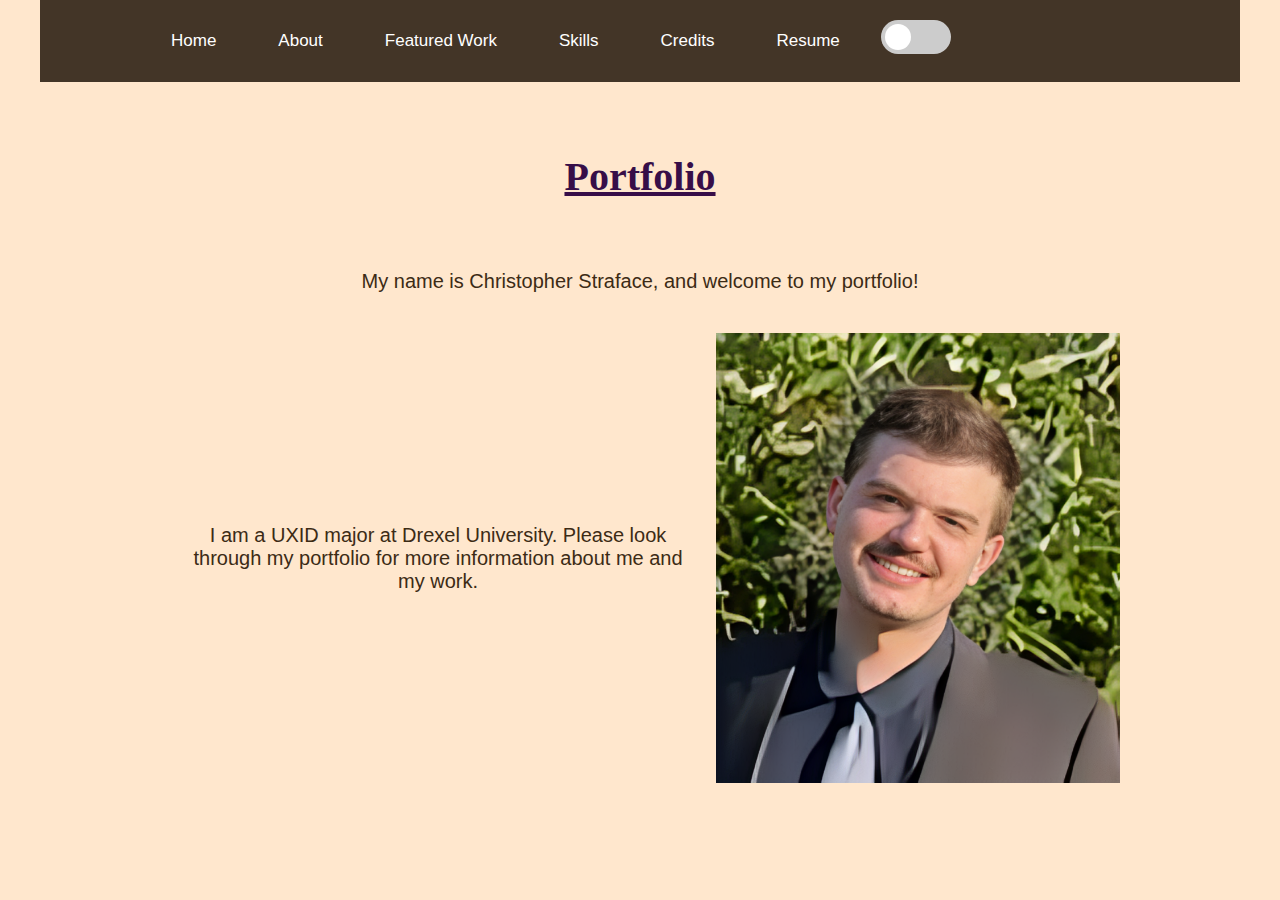
<file: index.html>
<!DOCTYPE html>
<html lang="en">
<head>
    <meta charset="UTF-8">
    <meta name="viewport" content="width=device-width, initial-scale=1.0"> 
    <title>WIP Portfolio</title>
    <link rel="stylesheet" href="screen.css">
    <link rel="stylesheet" href="https://cdnjs.cloudflare.com/ajax/libs/font-awesome/4.7.0/css/font-awesome.min.css">
</head>
<body>
  <!-- Navigation Menu -->
  <div class="topnav">
    <div id="myLinks">
        <a href="index.html">Home</a>
        <a href="about.html">About</a>
        <a href="featured-work.html">Featured Work</a>
        <a href="skills.html">Skills</a>
        <a href="credits.html">Credits</a>
        <a href="resume.html">Resume</a>
        <label class="switch">
            <input type="checkbox" id="darkModeToggle">
            <span class="slider">
                <img class="icon sun" src="media/sun.png" alt="Sun">
                <img class="icon moon" src="media/moon.png" alt="Moon">
            </span>
        </label>
    </div>
    <a href="javascript:void(0);" class="icon" onclick="toggleMenu()">
        <i class="fa fa-bars"></i>
    </a>
</div>
    <!-- Portfolio Introduction -->
    <div id="test">
        <br>
            <h1>Portfolio</h1>
            <p>My name is Christopher Straface, and welcome to my portfolio!</p>
            <div id="intro" class="imgAndText">
            <p>I am a UXID major at Drexel University. Please look through my portfolio for more information about me and my work.</p>
            <img src="media/Selfie.png" alt="Selfie" width="300" height="300">
        </div>
    </div>
    <!-- Script that contains functions for toggling navigation menu, dark mode, and having dark mode stay toggled on/off while visiting different pages -->
    <script>
        function toggleDarkMode(isEnabled) {
    document.body.classList.toggle('dark-mode', isEnabled);
    localStorage.setItem('darkMode', isEnabled ? 'on' : 'off');
}

function applyDarkModePreference() {
    const darkMode = localStorage.getItem('darkMode') === 'on';
    document.body.classList.toggle('dark-mode', darkMode);
    document.getElementById('darkModeToggle').checked = darkMode;
}

document.addEventListener('DOMContentLoaded', function () {
    applyDarkModePreference();
    const toggle = document.getElementById('darkModeToggle');
    if (toggle) {
        toggle.addEventListener('change', function (e) {
            toggleDarkMode(e.target.checked);
        });
    }
});
</script> 
</body>
</html>
</file>
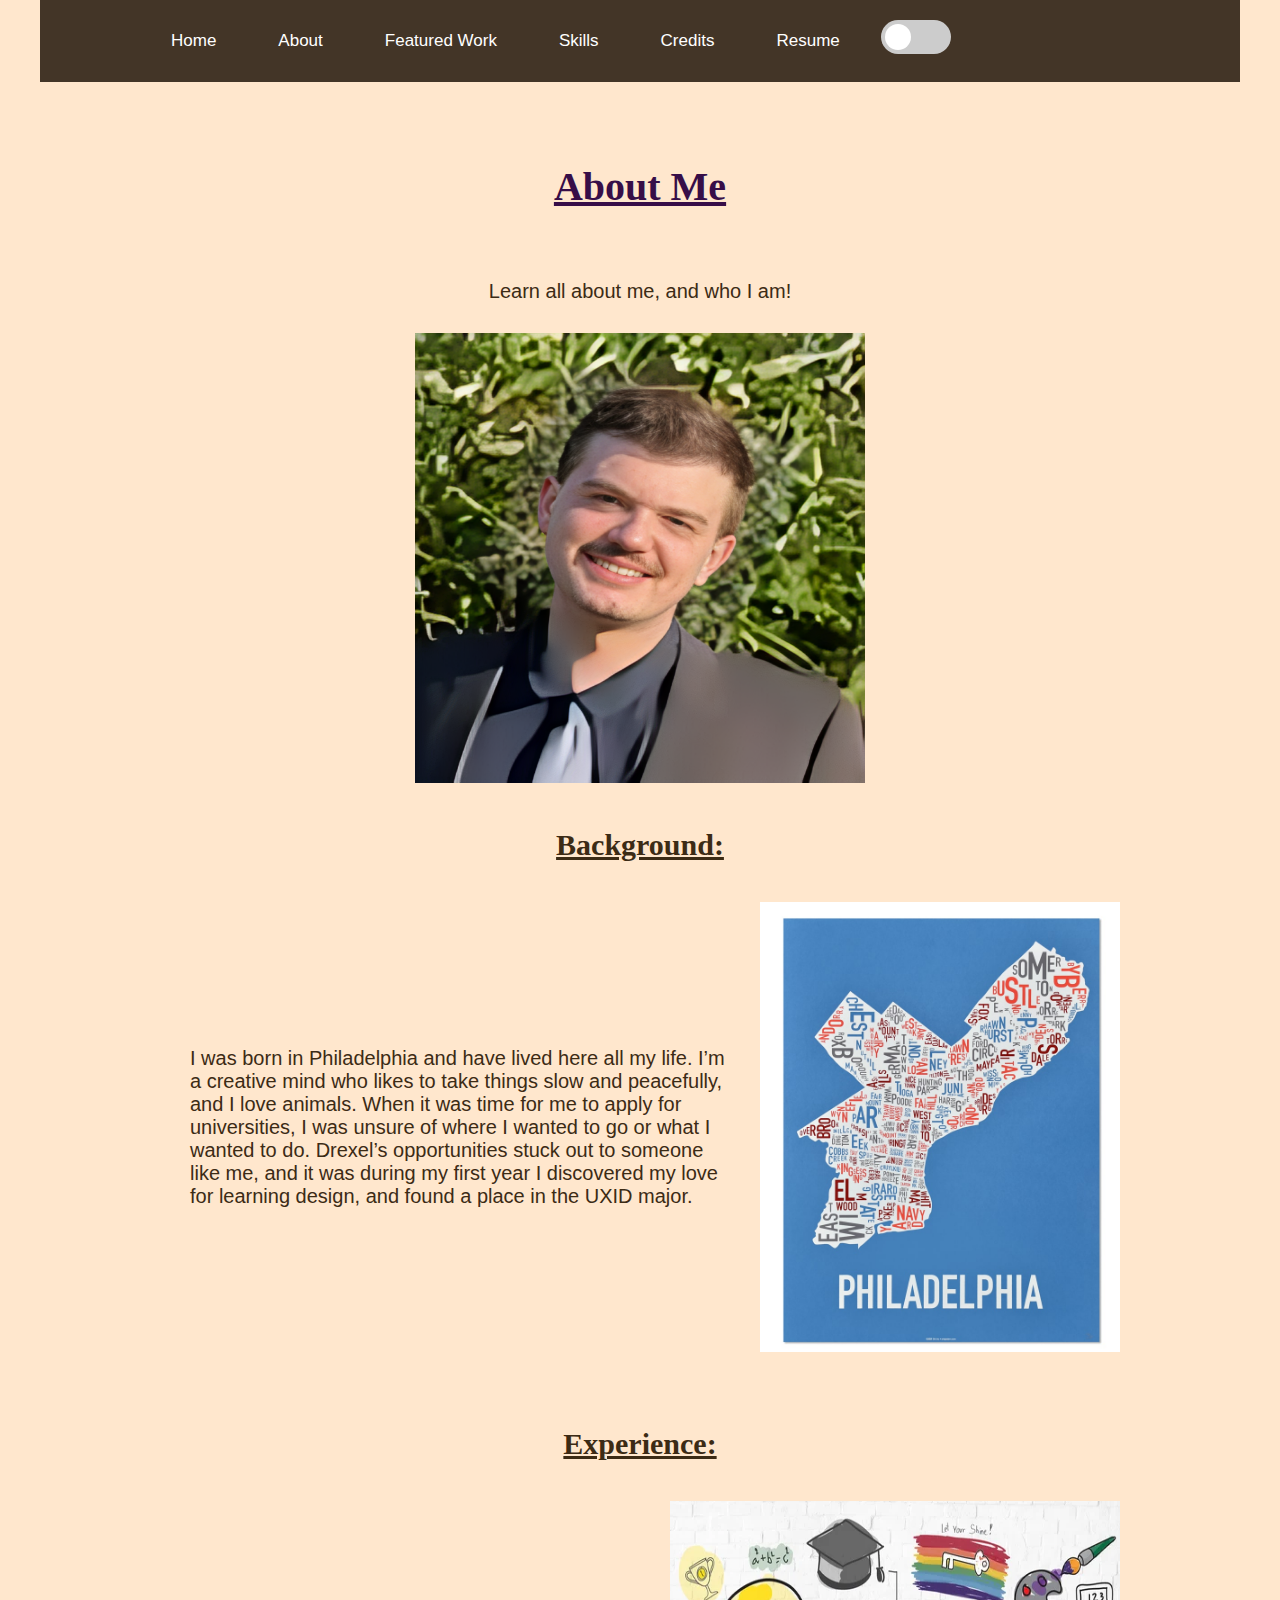
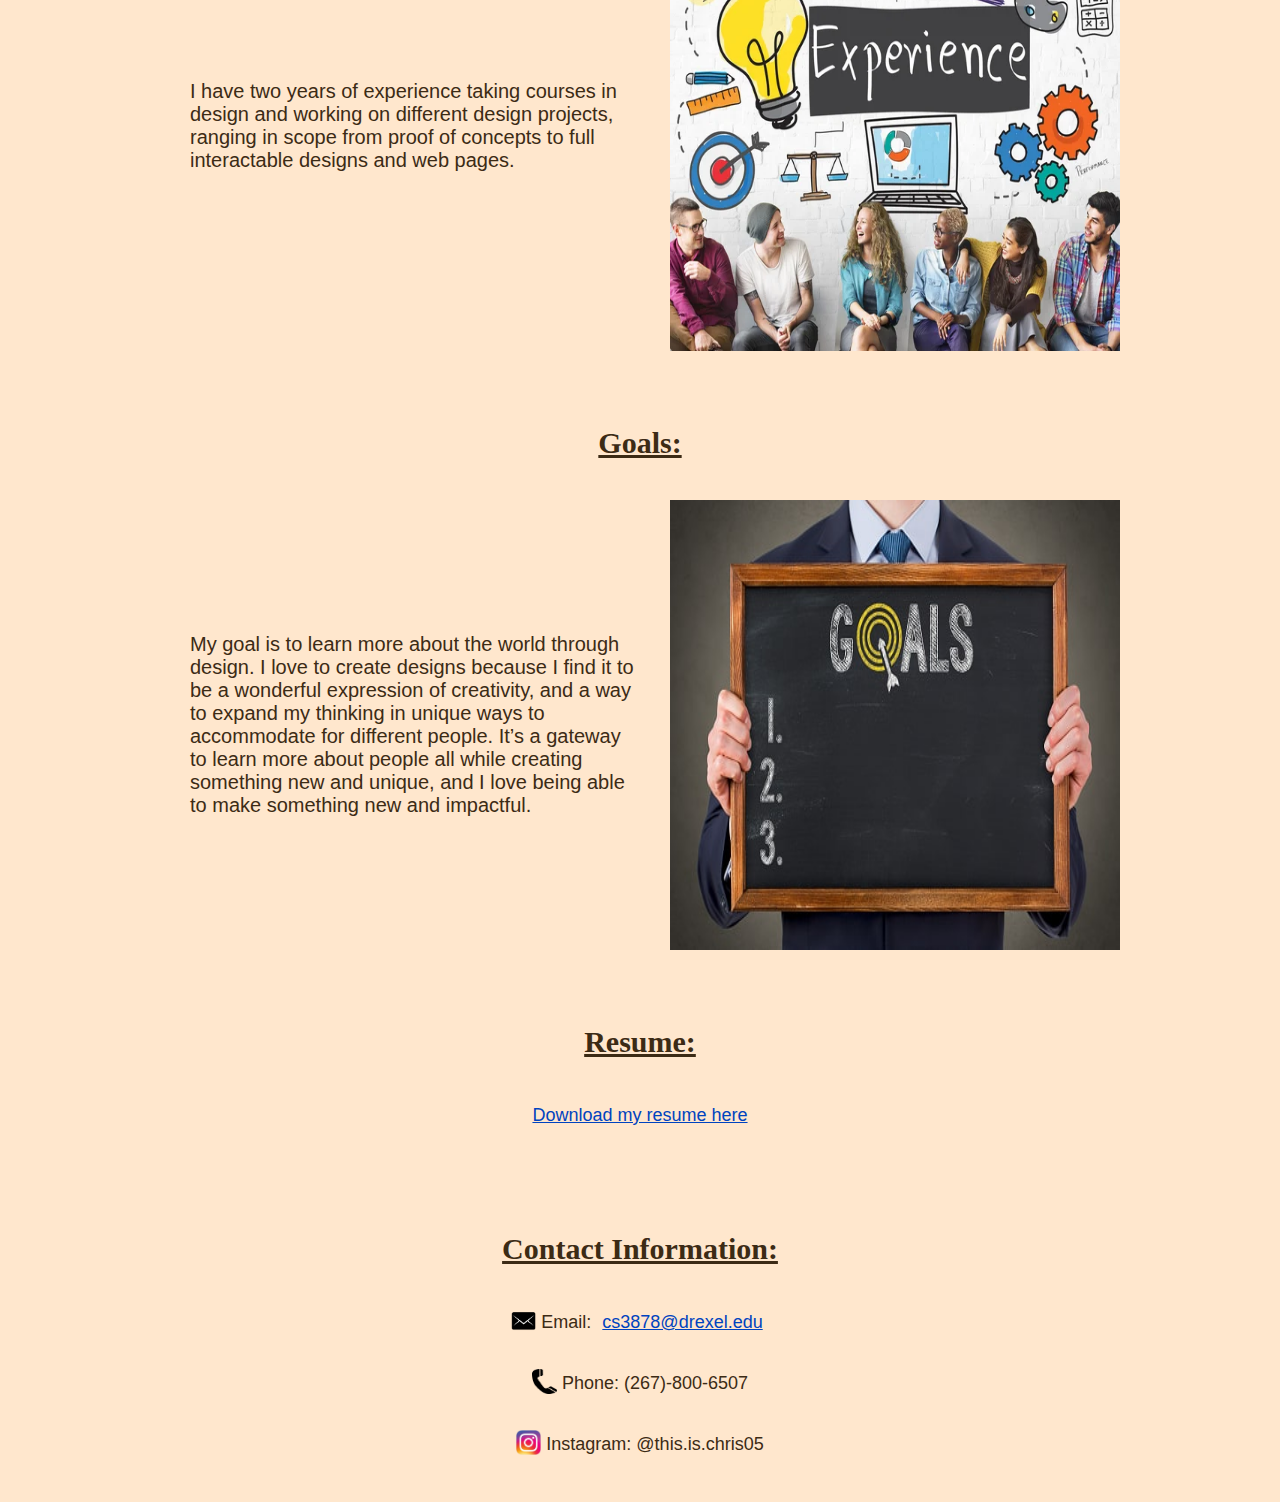
<file: about.html>
<!DOCTYPE html>
<html lang="en">
<head>
    <meta charset="UTF-8">
    <meta name="viewport" content="width=device-width, initial-scale=1.0">
    <title>About Me</title>
    <link rel="stylesheet" href="screen.css">
    <link rel="stylesheet" href="https://cdnjs.cloudflare.com/ajax/libs/font-awesome/4.7.0/css/font-awesome.min.css">
</head>
<body>
 <!-- Navigation Menu -->
 <div class="topnav">
    <div id="myLinks">
        <a href="index.html">Home</a>
        <a href="about.html">About</a>
        <a href="featured-work.html">Featured Work</a>
        <a href="skills.html">Skills</a>
        <a href="credits.html">Credits</a>
        <a href="resume.html">Resume</a>
        <label class="switch">
            <input type="checkbox" id="darkModeToggle">
            <span class="slider">
                <img class="icon sun" src="media/sun.png" alt="Sun">
                <img class="icon moon" src="media/moon.png" alt="Moon">
            </span>
        </label>
    </div>
    <a href="javascript:void(0);" class="icon" onclick="toggleMenu()">
        <i class="fa fa-bars"></i>
    </a>
</div>
    <br>
    <!-- Introduction to About Me page -->
    <div id="test">
        <div id="intro">
            <h1>About Me</h1>
            <p>Learn all about me, and who I am!</p>
            <img src="media/Selfie.png" alt="Selfie of Christopher Straface" width="200" height="200">
        </div>
        <!-- Background -->
        <h2>Background:</h2>
        <div id="background" class="imgAndText">
            <p class="pText">
                I was born in Philadelphia and have lived here all my life. I’m a creative mind who likes to take things slow and peacefully, and I love animals.
                When it was time for me to apply for universities, I was unsure of where I wanted to go or what I wanted to do. Drexel’s opportunities stuck out to someone like me, 
                and it was during my first year I discovered my love for learning design, and found a place in the UXID major.
            </p>
            <img src="media/StylishPhillyMap.jpg" alt="Map of Philadelphia" width="200" height="200">
        </div>
        <!-- Experience -->
        <h3>Experience:</h3>
        <div id="experience" class="imgAndText">
            <p class="pText">
                I have two years of experience taking courses in design and working on different design projects, ranging in scope from proof of concepts 
                to full interactable designs and web pages.
            </p>
            <img src="media/Experience.jpg" alt="Experience Photo" width="200" height="200">
        </div>
        <!-- Goals -->
        <h4>Goals:</h4>
        <div id="goals" class="imgAndText">
            <p class="pText">
                My goal is to learn more about the world through design. I love to create designs because I find it to be a wonderful expression of creativity, 
                and a way to expand my thinking in unique ways to accommodate for different people. It’s a gateway to learn more about people all while creating 
                something new and unique, and I love being able to make something new and impactful.
            </p>
            <img src="media/Goals.jpg" alt="Goals Photo" width="230" height="200">
        </div>
        <!-- Resume (downloadable via a link) -->
        <h4>Resume:</h4>
        <div id="resume" class="imgAndText">
            <a href="media/Straface Drexel Resume.pdf" download>Download my resume here</a>
        </div>
        <!-- Contact information -->
        <div id="contact">
            <h5>Contact Information:</h5>
            <ul>
                <li>
                    <img src="media/Mail.png" class="contactImg" alt="Envelope" width="20" height="20"> 
                    <!-- Able to email directly via mailto link -->
                    Email: <a href="mailto:cs3878@drexel.edu">cs3878@drexel.edu</a>
                </li>
                <li>
                    <img src="media/PhoneIcon.png" class="contactImg" alt="Phone" width="20" height="20"> 
                    Phone: (267)-800-6507
                </li>
                <li>
                    <img src="media/InstagramLogo.png" class="contactImg" alt="Instagram Logo" width="20" height="20"> 
                    Instagram: @this.is.chris05
                </li>
            </ul>
        </div>
    </div>
    <!-- Script that contains functions for toggling navigation menu, dark mode, and having dark mode stay toggled on/off while visiting different pages -->
    <script>
        function toggleDarkMode(isEnabled) {
    document.body.classList.toggle('dark-mode', isEnabled);
    localStorage.setItem('darkMode', isEnabled ? 'on' : 'off');
}

function applyDarkModePreference() {
    const darkMode = localStorage.getItem('darkMode') === 'on';
    document.body.classList.toggle('dark-mode', darkMode);
    document.getElementById('darkModeToggle').checked = darkMode;
}

document.addEventListener('DOMContentLoaded', function () {
    applyDarkModePreference();
    const toggle = document.getElementById('darkModeToggle');
    if (toggle) {
        toggle.addEventListener('change', function (e) {
            toggleDarkMode(e.target.checked);
        });
    }
});
</script>
</body>
</html>
</file>
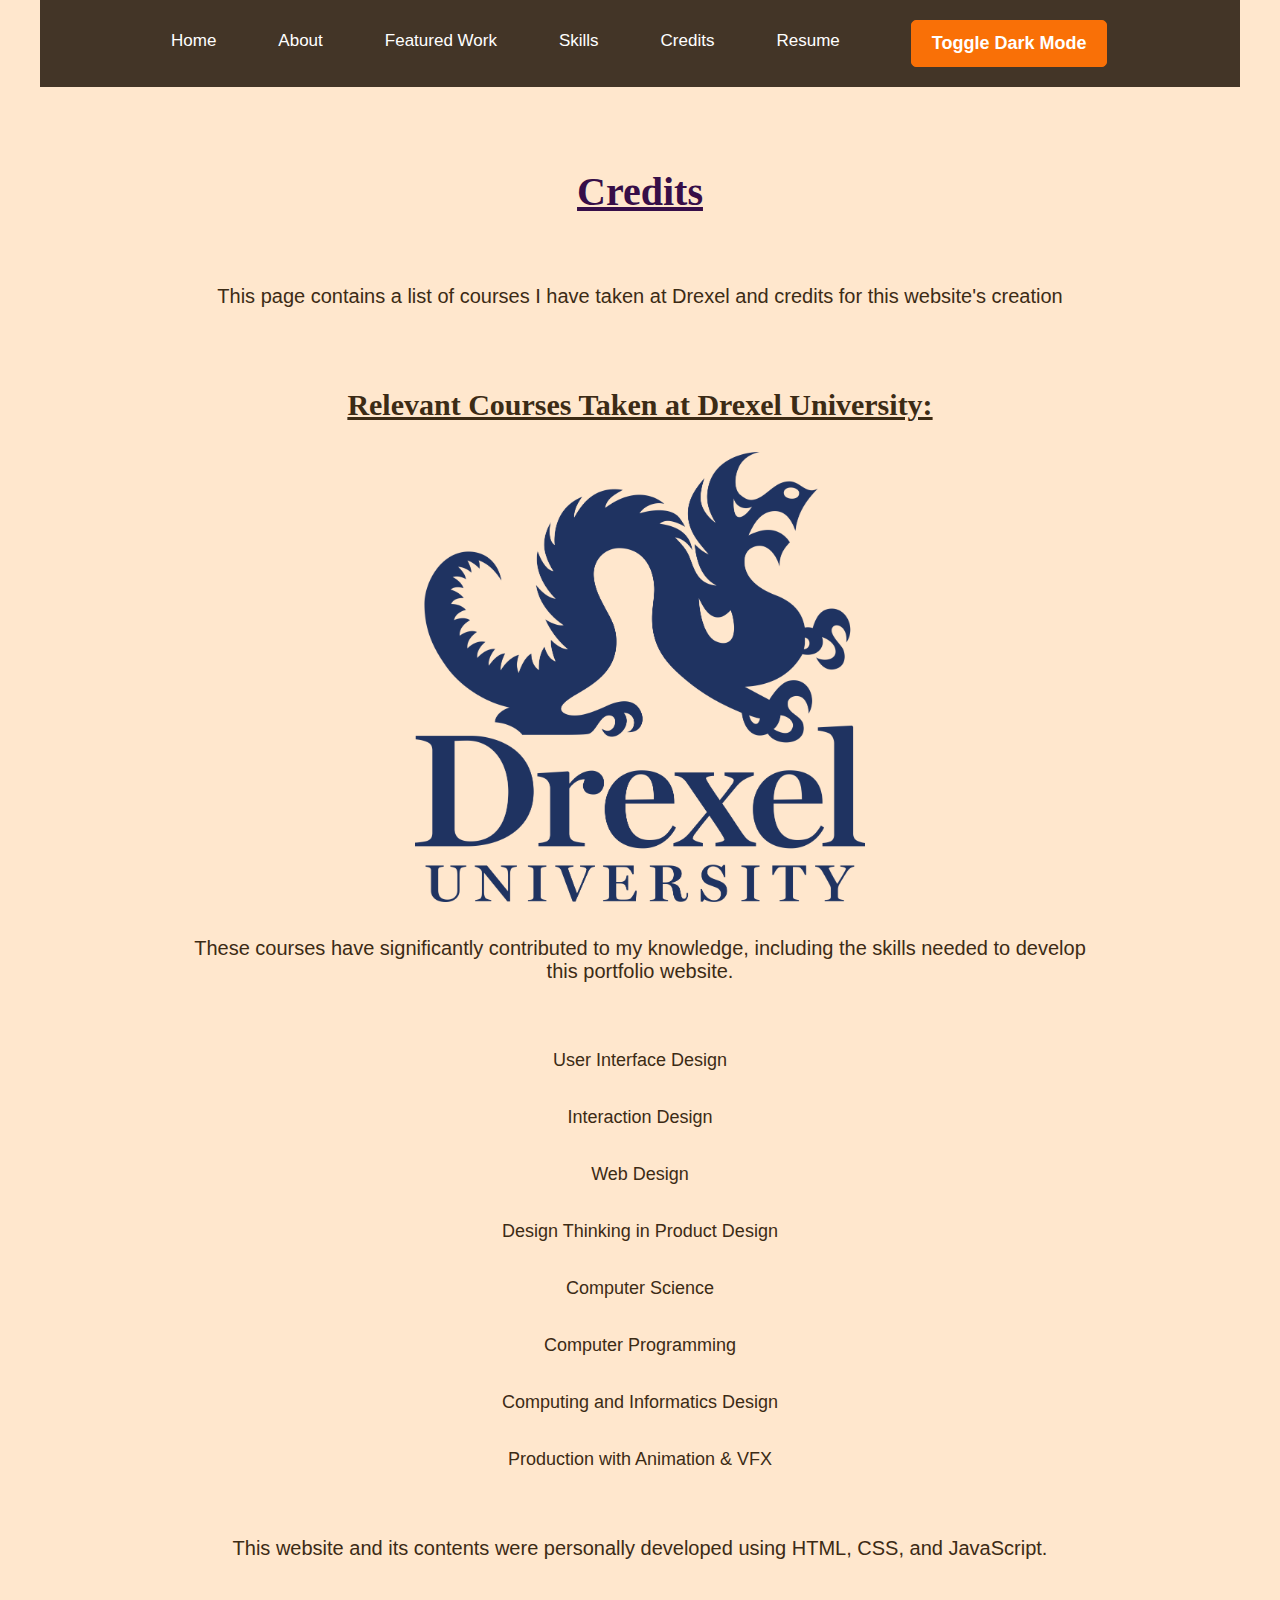
<file: credits.html>
<!DOCTYPE html>
<html lang="en">

<head>
    <meta charset="UTF-8">
    <meta name="viewport" content="width=device-width, initial-scale=1.0">
    <title>Credits</title>
    <link rel="stylesheet" href="screen.css">
    <link rel="stylesheet" href="https://cdnjs.cloudflare.com/ajax/libs/font-awesome/4.7.0/css/font-awesome.min.css">
</head>

<body>
<!-- Navigation Menu -->
<div class="topnav">
    <div id="myLinks">
        <a href="index.html">Home</a>
        <a href="about.html">About</a>
        <a href="featured-work.html">Featured Work</a>
        <a href="skills.html">Skills</a>
        <a href="credits.html">Credits</a>
        <a href="resume.html">Resume</a>
        <button id="darkModeToggle">Toggle Dark Mode</button>
    </div>
    <a href="javascript:void(0);" class="icon" onclick="toggleMenu()">
        <i class="fa fa-bars"></i>
    </a>
</div>

    <br>
    <!-- Intro to Credits Page -->
    <div id="test">
        <div id="intro">
            <h1>Credits</h1>
            <p>This page contains a list of courses I have taken at Drexel and credits for this website's creation</p>
        </div>
        <!-- Courses taken at Drexel -->
        <div id="credits">
            <h2>Relevant Courses Taken at Drexel University:</h2>
            <img src="media/DrexelLogo.png" alt="Drexel Logo" width="200" height="200">
            <p>These courses have significantly contributed to my knowledge, including the skills needed to develop this
                portfolio website.</p>
            <div id="creditsDiv">
                <ul>
                    <li>User Interface Design</li>
                    <li>Interaction Design</li>
                    <li>Web Design</li>
                    <li>Design Thinking in Product Design</li>
                    <li>Computer Science</li>
                    <li>Computer Programming</li>
                    <li>Computing and Informatics Design</li>
                    <li>Production with Animation & VFX</li>
                </ul>
            </div>
            <p>This website and its contents were personally developed using HTML, CSS, and JavaScript.</p>
        </div>

        <!-- Script that contains functions for toggling navigation menu, dark mode, and having dark mode stay toggled on/off while visiting different pages -->
        <script>
            function toggleMenu() {
                var x = document.getElementById("myLinks");
                x.style.display = x.style.display === "block" ? "none" : "block";
            }

            function toggleDarkMode() {
                const isDarkMode = document.body.classList.toggle('dark-mode');
                localStorage.setItem('darkMode', isDarkMode ? 'on' : 'off');
            }

            function applyDarkModePreference() {
                const darkMode = localStorage.getItem('darkMode');
                if (darkMode === 'on') {
                    document.body.classList.add('dark-mode');
                }
            }

            document.addEventListener('DOMContentLoaded', function () {
                applyDarkModePreference();
                document.getElementById('darkModeToggle').addEventListener('click', toggleDarkMode);
            });
        </script>
</file>
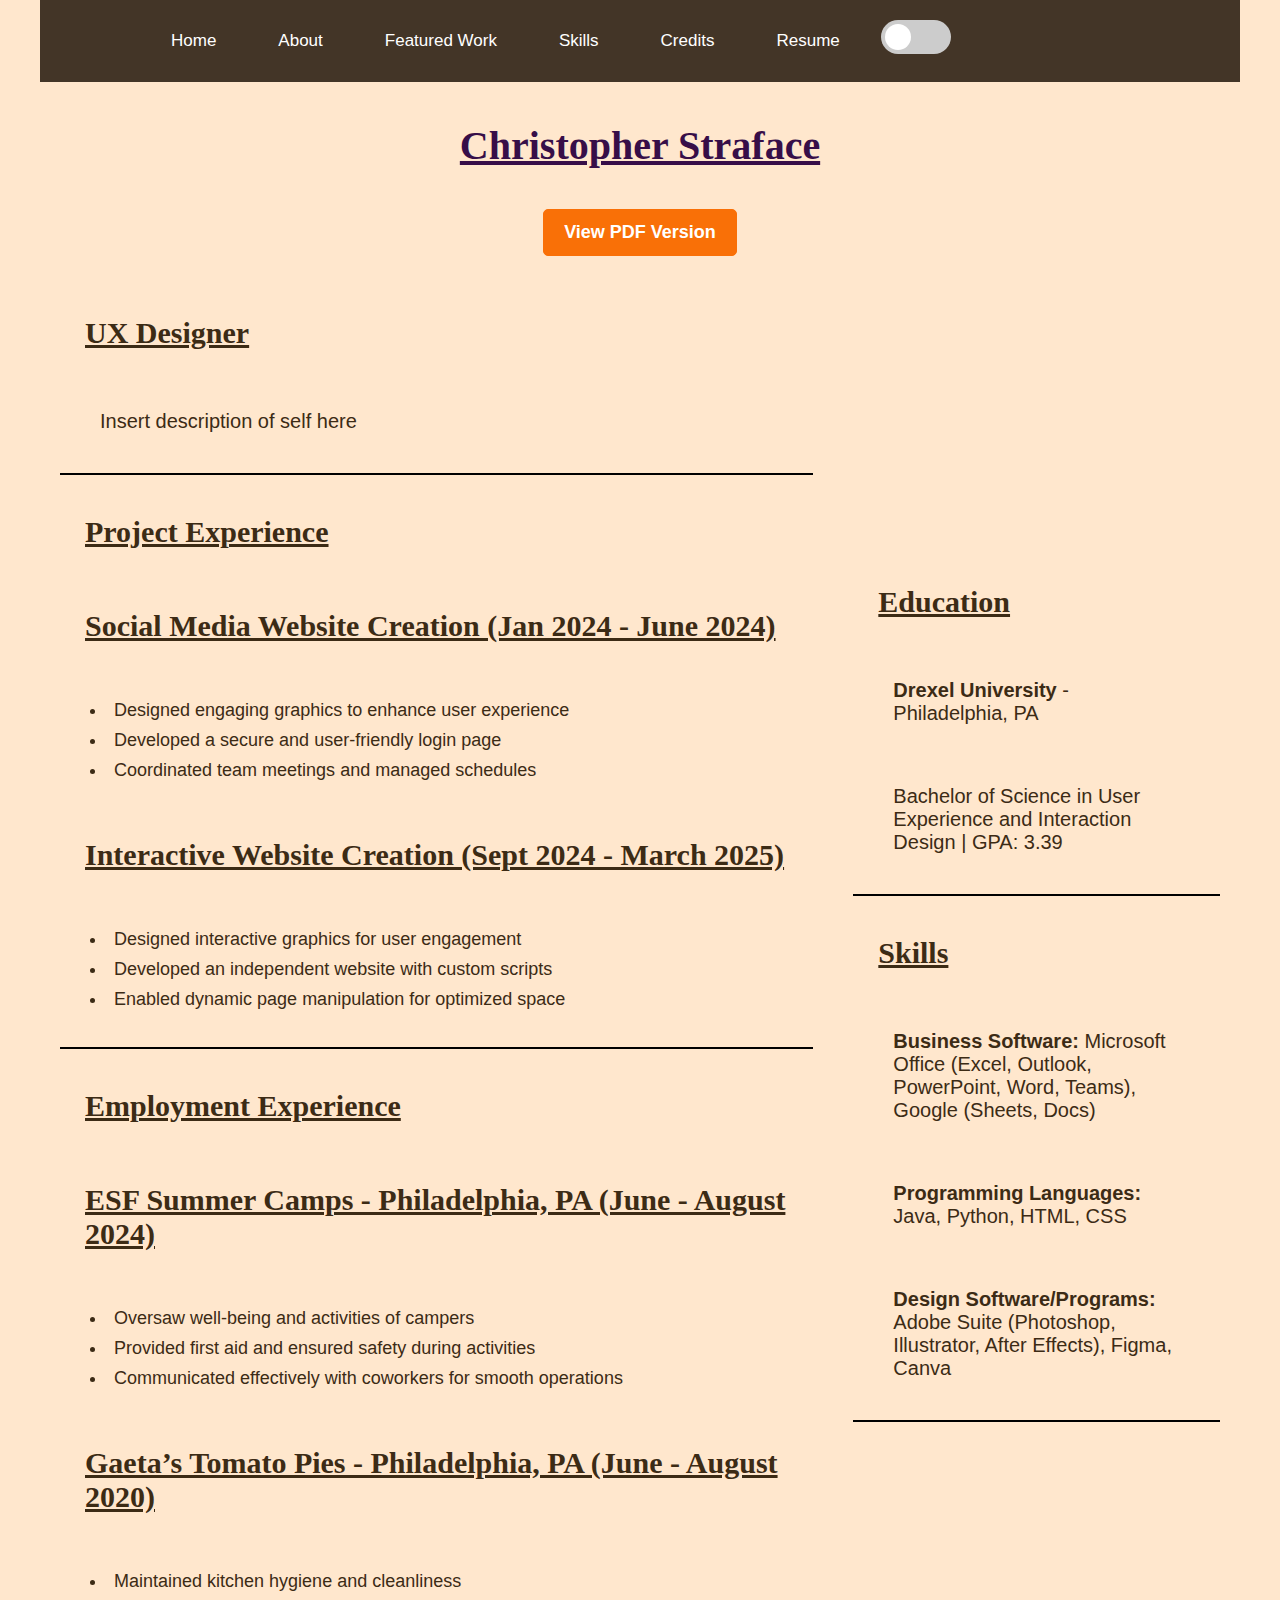
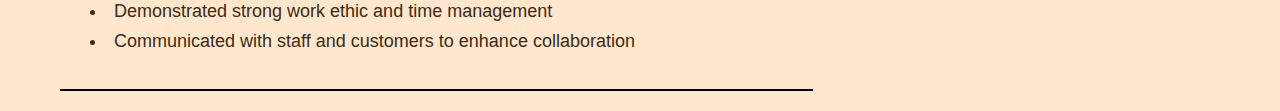
<file: resume.html>
<!DOCTYPE html>
<html lang="en">

<head>
    <meta charset="UTF-8">
    <meta name="viewport" content="width=device-width, initial-scale=1.0">
    <title>Resume</title>
    <link rel="stylesheet" href="screen.css">
    <link rel="stylesheet" href="https://cdnjs.cloudflare.com/ajax/libs/font-awesome/4.7.0/css/font-awesome.min.css">
</head>

<body class="ResumeBody">
    <!-- Navigation Menu -->
    <div class="topnav">
        <div id="myLinks">
            <a href="index.html">Home</a>
            <a href="about.html">About</a>
            <a href="featured-work.html">Featured Work</a>
            <a href="skills.html">Skills</a>
            <a href="credits.html">Credits</a>
            <a href="resume.html">Resume</a>
            <label class="switch">
                <input type="checkbox" id="darkModeToggle">
                <span class="slider">
                    <img class="icon sun" src="media/sun.png" alt="Sun">
                    <img class="icon moon" src="media/moon.png" alt="Moon">
                </span>
            </label>
        </div>
        <a href="javascript:void(0);" class="icon" onclick="toggleMenu()">
            <i class="fa fa-bars"></i>
        </a>
    </div>

    <h1>Christopher Straface</h1>
    <a href="media/Christopher Straface's Drexel Resume.pdf" target="_blank">
        <button>View PDF Version</button>
    </a>

    <div class="ResumeContainer">
        <div class="LeftColumn">
            <div class="ResumeSection">
                <h2>UX Designer</h2>
                <p>Insert description of self here</p>
            </div>
            <div class="ResumeSection">
                <h2>Project Experience</h2>
                <h3>Social Media Website Creation (Jan 2024 - June 2024)</h3>
                <ul>
                    <li>Designed engaging graphics to enhance user experience</li>
                    <li>Developed a secure and user-friendly login page</li>
                    <li>Coordinated team meetings and managed schedules</li>
                </ul>

                <h3>Interactive Website Creation (Sept 2024 - March 2025)</h3>
                <ul>
                    <li>Designed interactive graphics for user engagement</li>
                    <li>Developed an independent website with custom scripts</li>
                    <li>Enabled dynamic page manipulation for optimized space</li>
                </ul>
            </div>

            <div class="ResumeSection">
                <h2>Employment Experience</h2>
                <h3>ESF Summer Camps - Philadelphia, PA (June - August 2024)</h3>
                <ul>
                    <li>Oversaw well-being and activities of campers</li>
                    <li>Provided first aid and ensured safety during activities</li>
                    <li>Communicated effectively with coworkers for smooth operations</li>
                </ul>

                <h3>Gaeta’s Tomato Pies - Philadelphia, PA (June - August 2020)</h3>
                <ul>
                    <li>Maintained kitchen hygiene and cleanliness</li>
                    <li>Demonstrated strong work ethic and time management</li>
                    <li>Communicated with staff and customers to enhance collaboration</li>
                </ul>
            </div>

        </div>

        <div class="RightColumn">

            <div class="ResumeSection">
                <h2>Education</h2>
                <p><strong>Drexel University</strong> - Philadelphia, PA</p>
                <p>Bachelor of Science in User Experience and Interaction Design | GPA: 3.39</p>
            </div>

            <div class="ResumeSection">
                <h2>Skills</h2>
                <p><strong>Business Software:</strong> Microsoft Office (Excel, Outlook, PowerPoint, Word, Teams),
                    Google (Sheets, Docs)</p>
                <p><strong>Programming Languages:</strong> Java, Python, HTML, CSS</p>
                <p><strong>Design Software/Programs:</strong> Adobe Suite (Photoshop, Illustrator, After Effects),
                    Figma, Canva</p>
            </div>

        </div>

    </div>



    <!-- Script that contains functions for toggling navigation menu, dark mode, and having dark mode stay toggled on/off while visiting different pages -->
    <script>
        function toggleDarkMode(isEnabled) {
    document.body.classList.toggle('dark-mode', isEnabled);
    localStorage.setItem('darkMode', isEnabled ? 'on' : 'off');
}

function applyDarkModePreference() {
    const darkMode = localStorage.getItem('darkMode') === 'on';
    document.body.classList.toggle('dark-mode', darkMode);
    document.getElementById('darkModeToggle').checked = darkMode;
}

document.addEventListener('DOMContentLoaded', function () {
    applyDarkModePreference();
    const toggle = document.getElementById('darkModeToggle');
    if (toggle) {
        toggle.addEventListener('change', function (e) {
            toggleDarkMode(e.target.checked);
        });
    }
});
</script>
</body>

</html>
</file>
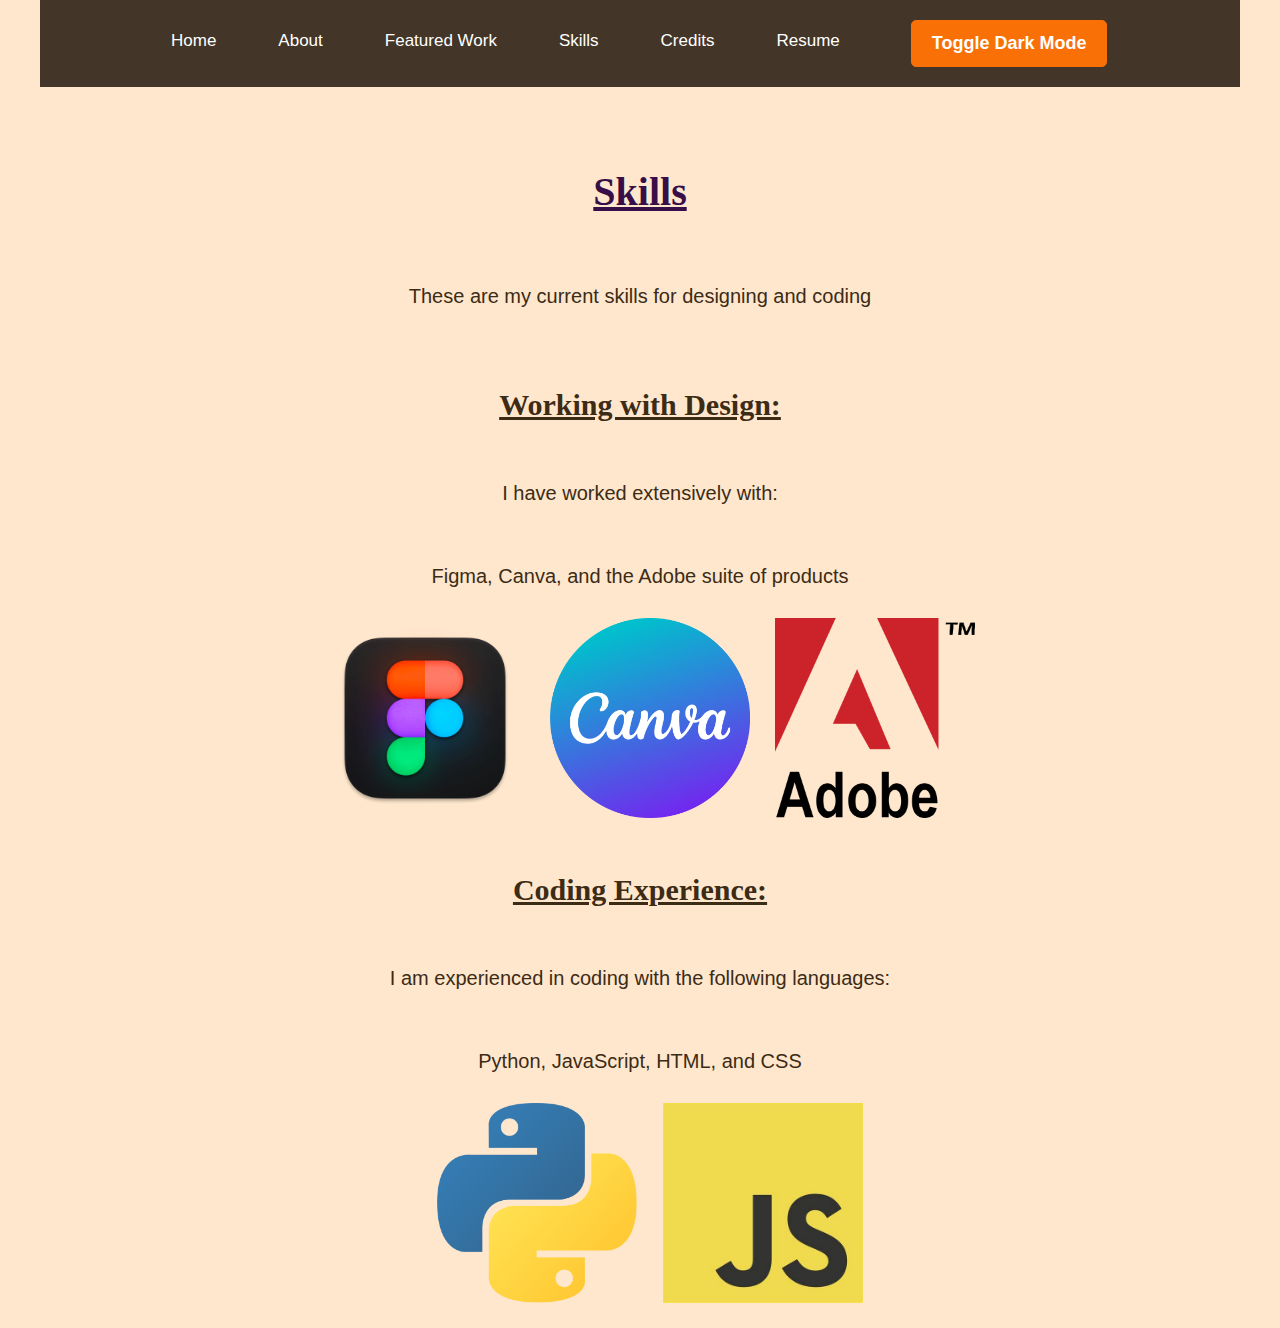
<file: skills.html>
<!DOCTYPE html>
<html lang="en">
<head>
    <meta charset="UTF-8">
    <meta name="viewport" content="width=device-width, initial-scale=1.0">
    <title>Skills</title>
    <link rel="stylesheet" href="screen.css">
    <link rel="stylesheet" href="https://cdnjs.cloudflare.com/ajax/libs/font-awesome/4.7.0/css/font-awesome.min.css">
</head>
<body>
    <!-- Navigation Menu -->
<!-- Navigation Menu -->
<div class="topnav">
    <div id="myLinks">
        <a href="index.html">Home</a>
        <a href="about.html">About</a>
        <a href="featured-work.html">Featured Work</a>
        <a href="skills.html">Skills</a>
        <a href="credits.html">Credits</a>
        <a href="resume.html">Resume</a>
        <button id="darkModeToggle">Toggle Dark Mode</button>
    </div>
    <a href="javascript:void(0);" class="icon" onclick="toggleMenu()">
        <i class="fa fa-bars"></i>
    </a>
</div>

    <br>
    <!-- Intro to Skills page -->
    <div id="test">
        <div id="intro">
            <h1>Skills</h1>
            <p>These are my current skills for designing and coding</p>
        </div>
        <!-- Design Skills -->
        <div id="skills1">
            <h2>Working with Design:</h2>
            <p>I have worked extensively with:</p>
            <p>Figma, Canva, and the Adobe suite of products</p>
            <img src="media/Figma.png" alt="Figma Logo" class="skillImg" width="150" height="150">
            <img src="media/Canva.png" alt="Canva Logo" class="skillImg" width="150" height="150">
            <img src="media/Adobe.png" alt="Adobe Logo" class="skillImg" width="150" height="150">
        </div>
        <!-- Coding Skills -->
        <div id="skills2">
            <h3>Coding Experience:</h3>
            <p>I am experienced in coding with the following languages:</p>
            <p>Python, JavaScript, HTML, and CSS</p>
            <img src="media/Python.png" alt="Canva Logo" class="skillImg" width="150" height="150">
            <img src="media/JavaScript.jpg" alt="JavaScript Logo" class="skillImg" width="150" height="150">
        </div>
    <!-- Script that contains functions for toggling navigation menu, dark mode, and having dark mode stay toggled on/off while visiting different pages -->
    <script>
        function toggleMenu() {
            const menu = document.getElementById("myLinks");
            menu.style.display = menu.style.display === "block" ? "none" : "block";
        }
        
        function toggleDarkMode() {
            const isDarkMode = document.body.classList.toggle('dark-mode');
            localStorage.setItem('darkMode', isDarkMode ? 'on' : 'off');
        }
        
        function applyDarkModePreference() {
            const darkMode = localStorage.getItem('darkMode');
            if (darkMode === 'on') {
                document.body.classList.add('dark-mode');
            }
        }
        
        document.addEventListener('DOMContentLoaded', function () {
            applyDarkModePreference();
            document.getElementById('darkModeToggle').addEventListener('click', toggleDarkMode);
            });
    </script>    
</body>
</html>
</file>
<file: screen.css>
/* General Body elements */
body {
    font-size: 16px;
    background-color: #FFE7CD;
    color: #3C2B15;
    margin: 0;
    padding: 0;
    font-family: Arial, sans-serif;
    text-align: center;
    box-sizing: border-box;
}

/* Main header */
h1 {
    margin-top: 30px;
    color: #370E48;
    font-size: 32px;
    font-family: "Times New Roman", Times, serif;
    font-weight: bold;
    text-decoration: underline;
    margin: 0.5em 0;
    padding: 0.5em;
    box-sizing: border-box;
}

/* Sub headers */
h2,
h3,
h4,
h5,
h6 {
    font-size: 35px;
    text-decoration: underline;
    font-family: "Times New Roman", Times, serif;
    font-weight: bold;
    margin: 0.5em 0;
    padding: 0.5em;
    box-sizing: border-box;
}

/* Paragraphs */
p {
    color: #3C2B15;
    font-family: Arial, sans-serif;
    margin: 1em 0;
    padding: 1em;
    box-sizing: border-box;
    max-width: 600px;
}

/* Links */
a {
    color: #0043BF;
    text-decoration: underline;
    font-family: Arial, sans-serif;
    padding: 5px;
    border: 1px solid transparent;
    box-sizing: border-box;
}

/* Links when visited */
a:visited {
    color: #6600BF;
    border-color: #6600BF;
}

.contactImg {
    width: 25px;
    height: 25px;
    margin-bottom: -5px;
}

/* Video */
video {
    margin-bottom: 50px;
    width: 500px;
}

/* All elements' dark mode variants: lines 55 - 83 */
body.dark-mode {
    background-color: #692B07;
    color: #EDEDED;
}

body.dark-mode h1 {
    color: #D5C400;
}

body.dark-mode h2,
body.dark-mode h3,
body.dark-mode h4,
body.dark-mode h5,
body.dark-mode h6 {
    color: #D5C400;
}

body.dark-mode p {
    color: #FFFFFF;
}

body.dark-mode a {
    color: #2EFF3F;
}

body.dark-mode a:visited {
    color: #E2C5FC;
    border-color: #9C72FF;
}

/* Buttons */
button {
    background-color: #F97007;
    color: #FFF;
    border: none;
    padding: 10px 15px;
    font-size: 16px;
    font-family: Arial, sans-serif;
    font-weight: bold;
    cursor: pointer;
    border-radius: 5px;
    border: 1px solid #F97007;
    box-sizing: border-box;
}

/* When hovering button */
button:hover {
    background-color: #E66106;
    border-color: #E66106;
}

/* Switch container */
.switch {
    position: relative;
    display: inline-block;
    width: 70px;
    height: 34px;
}

/* Hide default checkbox */
.switch input {
    opacity: 0;
    width: 0;
    height: 0;
}

/* Slider track */
.slider {
    position: absolute;
    cursor: pointer;
    top: 0; left: 0;
    right: 0; bottom: 0;
    background-color: #ccc;
    border-radius: 34px;
    transition: background-color 0.4s;
}

/* Slider handle */
.slider::before {
    content: "";
    position: absolute;
    height: 26px;
    width: 26px;
    left: 4px;
    bottom: 4px;
    background-color: white;
    border-radius: 50%;
    transition: transform 0.4s;
    z-index: 2;
}

/* When checked - move the handle */
input:checked + .slider::before {
    transform: translateX(36px);
}

/* When checked - change track color */
input:checked + .slider {
    background-color: #444;
}

/* Icons */
.icon {
    position: absolute;
    top: 50%;
    transform: translateY(-50%);
    font-size: 18px;
    z-index: 1;
    pointer-events: none;
}

.sun {
    left: 8px;
}

.moon {
    right: 8px;
}

/* Navigation menu general elements */
.topnav {
    background-color: #433527;
    overflow: hidden;
    position: fixed;
    display: flex;
    flex-direction: row;
    width: 100%;
    gap: 20px;
}

/* Links in navigation menu */
.topnav a {
    float: left;
    color: white;
    text-align: center;
    padding: 14px 16px;
    text-decoration: none;
    font-size: 17px;
    display: block;
}

/* #Resume {
    
} */

#ResumeEducation {
    display: flex;
    flex-direction: column;
    align-items: flex-start;
    width: 100%;
    text-align: left;
}

#myLinks {
    display: none;
}

#darkModeToggle {
    margin-left: 30px;
}

.topnav.responsive #myLinks {
    display: block;
}

/* Navigation menu icon */
.topnav .icon {
    float: right;
    display: block;
    color: white;
    padding: 14px 16px;
    font-size: 20px;
    cursor: pointer;
}

/* Ensures navigation always fits screen */

/* Dividers */
div {
    display: block;
    text-align: center;
    margin: auto;
    padding: 10px;
    box-sizing: border-box;
}

/* Lists */
ul {
    list-style-position: inside;
    text-align: center;
    padding: 0;
}

li {
    display: inline-block;
    text-align: left;
    margin: 0.5em 0;
}

@media screen and (max-width: 600px) {
    .topnav a {
        float: none;
    }

    #myLinks a {
        text-align: left;
    }

    ul {
        display: flex;
        flex-direction: column;
        align-items: center;
        gap: 18px;
    }

    li {
        display: block;
    }
}

@media screen and (min-width: 768px) {

    .imgAndText {
        display: flex;
        flex-direction: column;
        align-items: center;
        text-align: center;
    }

    .featuredImg {
        width: 500px;
        height: 300px;
    }

    body {
        font-size: 18px;
    }

    h1 {
        font-size: 40px;
    }

    h2,
    h3,
    h4,
    h5,
    h6 {
        font-size: 30px;
    }

    p {
        padding: 1.5em;
        text-align: center;
        max-width: 80vw;
    }

    img {
        width: 300px;
        height: 300px;
    }

    video {
        width: 300px;
    }

    .topnav {
        position: relative;
        display: flex;
        justify-content: space-around;
        padding: 10px;
        width: 100%;
        max-width: 1200px;
        margin: 0 auto;
    }
    

    .topnav a {
        float: none;
        display: inline-block;
        padding: 10px 20px;
    }

    .topnav .icon {
        display: none;
        /* Hide mobile menu icon */
    }

    #myLinks {
        display: flex;
        gap: 20px;
    }

    button {
        padding: 12px 20px;
        font-size: 18px;
    }

    div {
        text-align: center;
    }

    ul {
        display: flex;
        flex-direction: column;
        align-items: center;
        gap: 18px;
    }

    li {
        display: block;
    }

}

@media screen and (min-width: 1024px) {

    .ResumeBody .ResumeSection {
        display: flex;
        flex-direction: column;
        align-items: flex-start;
        width: 100%;
        text-align: left;
        margin-left: 0;
        border-bottom: 2px solid rgb(0, 0, 0)
    }

    .ResumeBody .ResumeContainer {
        display: grid;
        grid-template-columns: 2fr 1fr;
        /* Left column is larger, right is smaller */
        gap: 20px;
        align-items: start;
        max-width: 1200px;
        margin: auto;
    }

    .ResumeBody .RightColumn {
        display: flex;
        flex-direction: column;
        align-items: flex-start;
        /* Align content to the left inside the right column */
    }

    .ResumeBody .LeftColumn {
        display: flex;
        flex-direction: column;
        align-items: flex-end;
    }

    .ResumeBody .imgAndText {
        justify-content: flex-start;
    }

    .ResumeBody p {
        margin-left: 0;
        text-align: left;
    }

    .ResumeBody ul {
        display: block;
        padding-left: 20px;
        text-align: left;
    }

    .ResumeBody li {
        display: list-item;
        text-align: left;
    }

    .skillImg {
        width: 200px;
        height: 200px;
        margin-left: 20px;
    }

    .pText {
        text-align: left;
        width: 200%;
    }

    .imgAndText {
        display: flex;
        flex-direction: row;
        justify-content: center;
        text-align: left;
        margin-bottom: 50px;
    }

    .featuredImg {
        width: 500px;
        height: 300px;
    }

    body {
        max-width: 1200px;
        margin: auto;
    }

    div {
        width: 100%;
        max-width: 1000px;
        margin: auto;
    }

    p {
        max-width: 1000px;
        font-size: 20px;
        margin: auto;
    }

    ul {
        display: flex;
        flex-direction: column;
        align-items: center;
        gap: 18px;
    }

    li {
        display: block;
    }

    .content-wrapper {
        display: grid;
        grid-template-columns: 1fr 1fr;
        gap: 20px;
        align-items: center;
    }

    img {
        width: 450px;
        height: 450px;
    }
}
</file>
